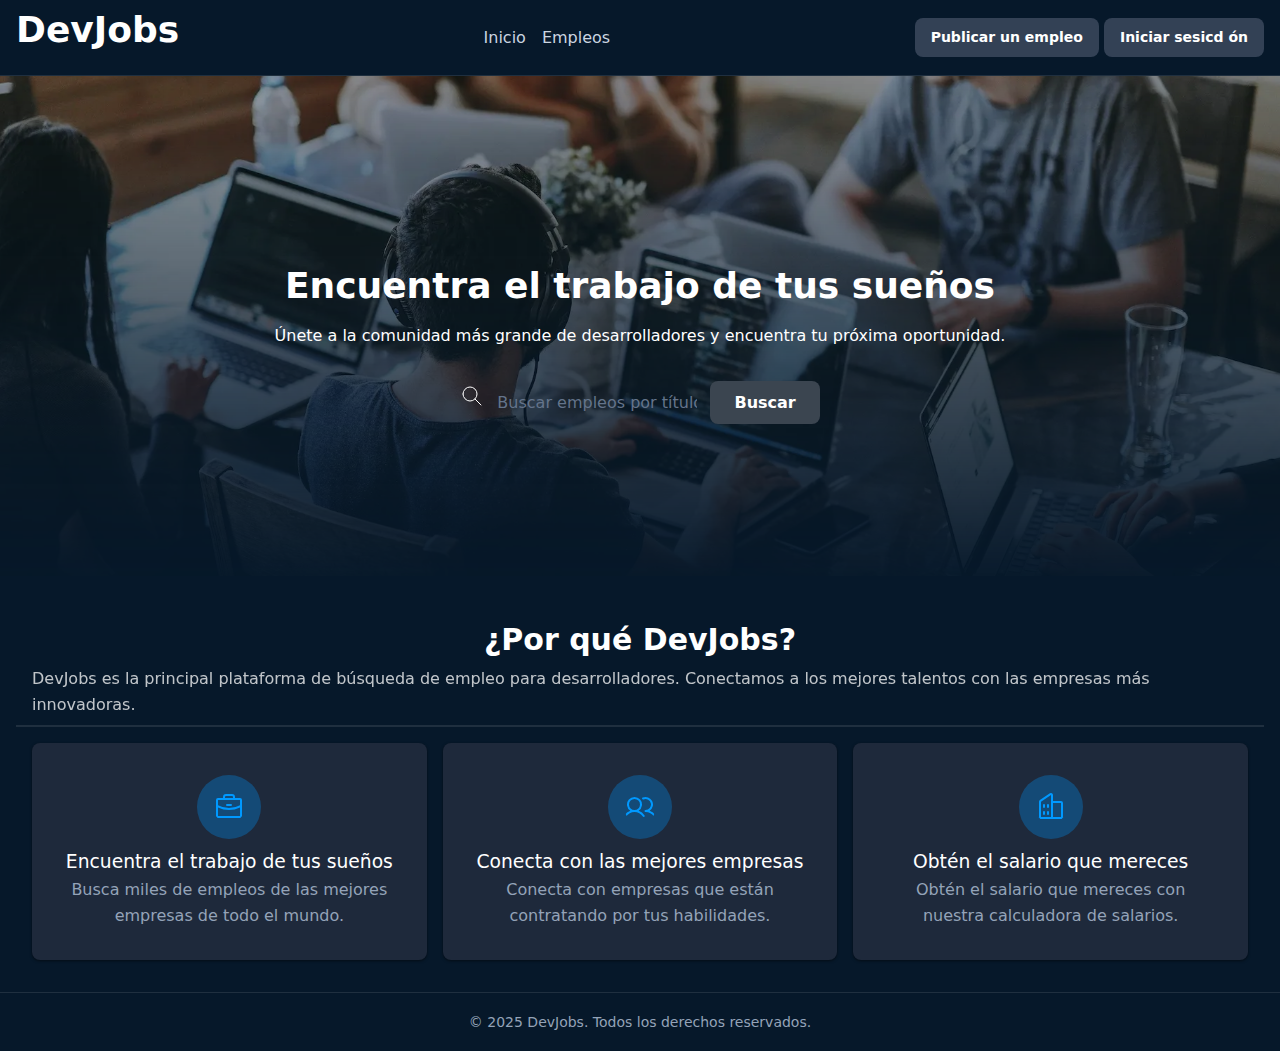
<file: 00-html-css/index.html>
<!DOCTYPE html>
<html lang="es">

<head>
  <title>DevJobs - Inicio</title>
  <meta charset="UTF-8" />
  <meta name="description" content="Encuentra las mejores ofertas de trabajo para desarrolladores en DevJobs.">

  <link rel="stylesheet" href="./style.css">
</head>

<body>
  <header>
    <h1>DevJobs</h1>

    <nav>
      <a href="">Inicio</a>
      <a href="">Empleos</a>
    </nav>

    <div>
      <a href="">Publicar un empleo</a>
      <a href="">Iniciar sesicd ón</a>
    </div>
  </header>

  <main>
    <section>
      <img src="./background.webp" width="200" />

      <h1>Encuentra el trabajo de tus sueños</h1>

      <p>Únete a la comunidad más grande de desarrolladores y encuentra tu próxima oportunidad.</p>

      <form role="search">
        <svg xmlns="http://www.w3.org/2000/svg" width="24" height="24" viewBox="0 0 24 24" fill="none"
          stroke="currentColor" stroke-width="1" stroke-linecap="round" stroke-linejoin="round"
          class="icon icon-tabler icons-tabler-outline icon-tabler-search">
          <path stroke="none" d="M0 0h24v24H0z" fill="none" />
          <path d="M10 10m-7 0a7 7 0 1 0 14 0a7 7 0 1 0 -14 0" />
          <path d="M21 21l-6 -6" />
        </svg>

        <input required type="text" placeholder="Buscar empleos por título, habilidad o empresa">

        <button type="submit">Buscar</button>
      </form>
    </section>

    <section>

      <header>
        <h2>¿Por qué DevJobs?</h2>
        <p>DevJobs es la principal plataforma de búsqueda de empleo para desarrolladores. Conectamos a los mejores
          talentos con las empresas más innovadoras.</p>
      </header>

      <footer>
        <article>
          <svg fill="currentColor" height="32" viewBox="0 0 256 256" width="32" xmlns="http://www.w3.org/2000/svg"
            aria-hidden="true">
            <path
              d="M216,56H176V48a24,24,0,0,0-24-24H104A24,24,0,0,0,80,48v8H40A16,16,0,0,0,24,72V200a16,16,0,0,0,16,16H216a16,16,0,0,0,16-16V72A16,16,0,0,0,216,56ZM96,48a8,8,0,0,1,8-8h48a8,8,0,0,1,8,8v8H96ZM216,72v41.61A184,184,0,0,1,128,136a184.07,184.07,0,0,1-88-22.38V72Zm0,128H40V131.64A200.19,200.19,0,0,0,128,152a200.25,200.25,0,0,0,88-20.37V200ZM104,112a8,8,0,0,1,8-8h32a8,8,0,0,1,0,16H112A8,8,0,0,1,104,112Z">
            </path>
          </svg>
          <h3>Encuentra el trabajo de tus sueños</h3>
          <p>Busca miles de empleos de las mejores empresas de todo el mundo.</p>
        </article>

        <article>
          <svg fill="currentColor" height="32" viewBox="0 0 256 256" width="32" xmlns="http://www.w3.org/2000/svg"
            aria-hidden="true">
            <path
              d="M117.25,157.92a60,60,0,1,0-66.5,0A95.83,95.83,0,0,0,3.53,195.63a8,8,0,1,0,13.4,8.74,80,80,0,0,1,134.14,0,8,8,0,0,0,13.4-8.74A95.83,95.83,0,0,0,117.25,157.92ZM40,108a44,44,0,1,1,44,44A44.05,44.05,0,0,1,40,108Zm210.14,98.7a8,8,0,0,1-11.07-2.33A79.83,79.83,0,0,0,172,168a8,8,0,0,1,0-16,44,44,0,1,0-16.34-84.87,8,8,0,1,1-5.94-14.85,60,60,0,0,1,55.53,105.64,95.83,95.83,0,0,1,47.22,37.71A8,8,0,0,1,250.14,206.7Z">
            </path>
          </svg>
          <h3>Conecta con las mejores empresas</h3>
          <p>Conecta con empresas que están contratando por tus habilidades.</p>
        </article>

        <article>
          <svg fill="currentColor" height="32" viewBox="0 0 256 256" width="32" xmlns="http://www.w3.org/2000/svg"
            aria-hidden="true">
            <path
              d="M240,208H224V96a16,16,0,0,0-16-16H144V32a16,16,0,0,0-24.88-13.32L39.12,72A16,16,0,0,0,32,85.34V208H16a8,8,0,0,0,0,16H240a8,8,0,0,0,0-16ZM208,96V208H144V96ZM48,85.34,128,32V208H48ZM112,112v16a8,8,0,0,1-16,0V112a8,8,0,1,1,16,0Zm-32,0v16a8,8,0,0,1-16,0V112a8,8,0,1,1,16,0Zm0,56v16a8,8,0,0,1-16,0V168a8,8,0,0,1,16,0Zm32,0v16a8,8,0,0,1-16,0V168a8,8,0,0,1,16,0Z">
            </path>
          </svg>
          <h3>Obtén el salario que mereces</h3>
          <p>Obtén el salario que mereces con nuestra calculadora de salarios.</p>
        </article>
      </footer>
    </section>
  </main>

  <footer>
    <small>&copy; 2025 DevJobs. Todos los derechos reservados.</small>
  </footer>
</body>

</html>
</file>
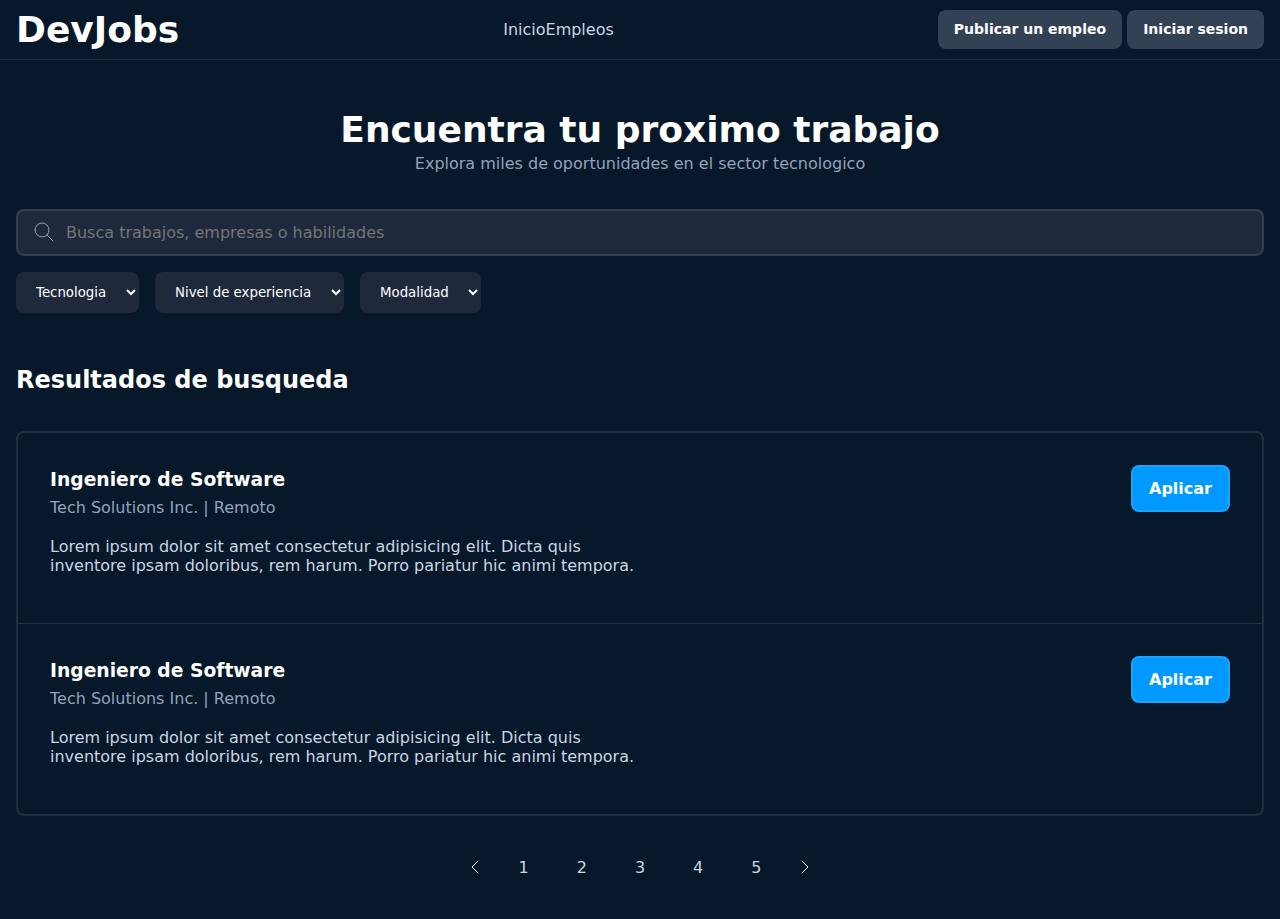
<file: 00-html-css/search.html>
<!DOCTYPE html>

<html lang="es">

<head>
  <title>DevJobs - Resultados</title>
  <meta charset="UTF-8" />
  <meta name="description" content="Encuentra las mejores ofertas de trabajo para desarrolladores en DevJobs.">

  <link rel="stylesheet" href="./search.css">
</head>

<body>
  <header>
    <h1>DevJobs</h1>

    <nav>
      <a href="">Inicio</a>
      <a href="">Empleos</a>
    </nav>

    <div>
      <a href="">Publicar un empleo</a>
      <a href="">Iniciar sesion</a>
    </div>
  </header>

  <main>
    <section>
      <header>
        <h1>Encuentra tu proximo trabajo</h1>
        <p>Explora miles de oportunidades en el sector tecnologico</p>

        <form role="search">
          <svg xmlns="http://www.w3.org/2000/svg" width="24" height="24" viewBox="0 0 24 24" fill="none"
            stroke="currentColor" stroke-width="1" stroke-linecap="round" stroke-linejoin="round"
            class="icon icon-tabler icons-tabler-outline icon-tabler-search">
            <path stroke="none" d="M0 0h24v24H0z" fill="none" />
            <path d="M10 10m-7 0a7 7 0 1 0 14 0a7 7 0 1 0 -14 0" />
            <path d="M21 21l-6 -6" />
          </svg>

          <input required type="text" placeholder="Busca trabajos, empresas o habilidades">
        </form>

        <div>
          <select autocomplete="off">
            <option disabled selected>Tecnologia</option>
            <option>Astro</option>
            <option>NestJS</option>
            <option>Next.js</option>
          </select>

          <select autocomplete="off">
            <option disabled selected>Nivel de experiencia</option>
            <option>Trainee</option>
            <option>Junior</option>
            <option>Senior</option>
          </select>

          <select autocomplete="off">
            <option disabled selected>Modalidad</option>
            <option>Remoto</option>
            <option>Hibrido</option>
            <option>Precencial</option>
          </select>
        </div>
      </header>

      <footer>
        <h2>Resultados de busqueda</h2>

        <div>
          <article>
            <header>
              <h3>Ingeniero de Software</h3>
              <p>Tech Solutions Inc. | Remoto</p>
            </header>
            <footer>
              <p>
                Lorem ipsum dolor sit amet consectetur adipisicing elit. Dicta quis inventore ipsam doloribus, rem
                harum.
                Porro pariatur hic animi tempora.
              </p>

              <button>Aplicar</button>
            </footer>
          </article>

          <article>
            <header>
              <h3>Ingeniero de Software</h3>
              <p>Tech Solutions Inc. | Remoto</p>
            </header>
            <footer>
              <p>
                Lorem ipsum dolor sit amet consectetur adipisicing elit. Dicta quis inventore ipsam doloribus, rem
                harum.
                Porro pariatur hic animi tempora.
              </p>

              <button>Aplicar</button>
            </footer>
          </article>
        </div>
      </footer>
    </section>
  </main>

  <footer>
    <svg xmlns="http://www.w3.org/2000/svg" width="24" height="24" viewBox="0 0 24 24" fill="none" stroke="currentColor"
      stroke-width="1" stroke-linecap="round" stroke-linejoin="round"
      class="icon icon-tabler icons-tabler-outline icon-tabler-chevron-left">
      <path stroke="none" d="M0 0h24v24H0z" fill="none" />
      <path d="M15 6l-6 6l6 6" />
    </svg>

    <nav>
      <ul>
        <li><a href="">1</a></li>
        <li><a href="">2</a></li>
        <li><a href="">3</a></li>
        <li><a href="">4</a></li>
        <li><a href="">5</a></li>
      </ul>
    </nav>

    <svg xmlns="http://www.w3.org/2000/svg" width="24" height="24" viewBox="0 0 24 24" fill="none" stroke="currentColor"
      stroke-width="1" stroke-linecap="round" stroke-linejoin="round"
      class="icon icon-tabler icons-tabler-outline icon-tabler-chevron-right">
      <path stroke="none" d="M0 0h24v24H0z" fill="none" />
      <path d="M9 6l6 6l-6 6" />
    </svg>
  </footer>
</body>

</html>
</file>
<file: 00-html-css/style.css>
* {
  margin: 0;
  padding: 0;
  box-sizing: border-box;
}

:root {
  --primary: #3b4550;
  --primary-dark: #0a3d66;
  --primary-hover: #0d5ba8;
  --primary-light: #09f;
  --background: #06182a;
  --text-primary: #ffffff;
  --text-secondary: #cbd5e1;
  --text-muted: #94a3b8;
  --border: rgba(255, 255, 255, 0.1);
  --card-bg: #1e293b;
  --shadow: rgba(0, 0, 0, 0.3);
  --input-bg: #1e293b;
  --hsla-example: hsla(210, 100%, 56%, 1);
}

@font-face {
  font-family: 'Inter Variable';
  font-style: normal;
  font-display: swap;
  font-weight: 100 900;
  src: url(https://cdn.jsdelivr.net/fontsource/fonts/inter:vf@latest/latin-wght-normal.woff2) format('woff2-variations');
  unicode-range: U+0000-00FF, U+0131, U+0152-0153, U+02BB-02BC, U+02C6, U+02DA, U+02DC, U+0304, U+0308, U+0329, U+2000-206F, U+20AC, U+2122, U+2191, U+2193, U+2212, U+2215, U+FEFF, U+FFFD;
}

body {
  font-family: system-ui;
  background-color: var(--background);
  color: var(--text-primary);
  min-height: 100vh;
  display: flex;
  flex-direction: column;
  line-height: 1.6;
}

/* Títulos principales */
h1 {
  font-size: 2.25rem;
  font-weight: 900;
  margin-bottom: 1rem;
  line-height: 1.2;
  text-wrap: balance;
}

h1+p {
  text-wrap: balance;
  margin-bottom: 2rem
}

/* Header */
header {
  border-bottom: 1px solid var(--border);
  background: var(--background);
  padding: .5rem 1rem;
  display: flex;
  align-items: center;
  justify-content: space-between;
  gap: 2rem;

  h2 {
    font-size: 1.25rem;
    font-weight: 700;
    color: var(--text-primary);
  }
}

/* Navegación del header a otras páginas */
nav {
  align-items: center;
  gap: 1rem;
  display: flex;

  a {
    text-decoration: none;
    color: var(--text-secondary);
    transition: color 0.2s;
    font-weight: 500;

    &:hover,
    &:focus {
      color: var(--primary);
      outline: none;
    }
  }
}

/* Botones del Header */
header div a {
  padding: 0.5rem 1rem;
  border-radius: 0.5rem;
  background-color: #334155;
  color: var(--text-primary);
  display: inline-block;
  font-size: 0.875rem;
  font-weight: 700;
  text-decoration: none;
  /* TODO */
}

/* Hero */
main>section:nth-child(1) {
  height: 500px;
  text-align: center;
  display: flex;
  flex-direction: column;
  justify-content: center;
  align-items: center;

  h1 {
    padding-top: 36px;
  }

  &>img {
    position: absolute;
    width: 100%;
    height: 100%;
    object-fit: cover;
    z-index: -1;
    left: 0;
    right: 0;
    mask-image: linear-gradient(to bottom, rgba(16, 25, 34, 1) 5%, rgba(16, 25, 34, 0) 80%);
  }
}

/* Formulario de Búsqueda */
form {
  max-width: 42rem;
  width: 100%;
  margin: 0 auto;
  padding-inline: 1rem;
}

form>div {
  display: flex;
  align-items: center;
  background-color: var(--input-bg);
  border-radius: 0.5rem;
  box-shadow: 0 10px 15px -3px var(--shadow);
  padding: 0.5rem;
  gap: 0.5rem;
}

form span {
  padding-left: 0.75rem;
  color: var(--text-muted);
  display: flex;
  align-items: center;
  flex-shrink: 0;
}

form input[type="text"] {
  flex: 1;
  background: transparent;
  border: none;
  outline: none;
  color: var(--text-primary);
  padding: 0.75rem 0.5rem;
  font-size: 1rem;
  font-family: inherit;
}

form input[type="text"]::placeholder {
  color: #64748b;
}

form button[type="submit"] {
  padding: 0.75rem 1.5rem;
  border-radius: 0.5rem;
  background-color: var(--primary);
  color: white;
  font-weight: 700;
  border: none;
  cursor: pointer;
  transition: background-color 0.2s;
  font-family: inherit;
  font-size: 1rem;
  white-space: nowrap;
}

form button[type="submit"]:hover,
form button[type="submit"]:focus {
  background-color: var(--primary-hover);
  outline: 2px solid white;
  outline-offset: 2px;
}

/* Features Section */
main>section:nth-child(2) {
  padding-inline: 1rem;
  background-color: var(--background);
  padding-top: 2rem;

  &>header {
    gap: 2px;
    flex-direction: column;

    h2 {
      margin-bottom: 0;
    }

    p {
      opacity: .75;
    }
  }

  &>div {
    max-width: 1280px;
    margin: 0 auto;
  }
}

main>section:nth-child(2) h2 {
  font-size: 1.875rem;
  font-weight: 700;
  color: var(--text-primary);
  margin-bottom: 1rem;
}

main>section:nth-child(2)>div>div:first-child>p {
  font-size: 1.125rem;
  color: var(--text-muted);
  max-width: 42rem;
  margin: 0 auto;
}

/* Grid de Features */
main>section:nth-child(2) footer {
  display: grid;
  grid-template-columns: repeat(auto-fit, minmax(280px, 1fr));
  gap: 16px
}

/* Feature Cards */
/* article {
  background-color: var(--card-bg);
  padding: 2rem;
  margin-bottom: 16px;
  border-radius: 0.5rem;                   
  box-shadow: 0px 1px 3px 0 var(--shadow); 

  svg {
    color: var(--primary-light);          
    background: rgba(0, 153, 255, 0.3);  
    border-radius: 9999px;               
    width: 64px;                         
    height: 64px;                        
    padding: 16px;                       
  }

  h3 {
    font-weight: 500;
  }

  p {
    color: var(--text-muted);
  }
} */

/* Footer */
footer {
  background-color: var(--background);
  border-top: 1px solid var(--border);
  text-align: center;
  padding: 16px;

  small {
    color: var(--text-muted);
    font-size: 0.875rem;
  }
}

article {
  background-color: var(--card-bg);
  padding: 2rem;
  margin-bottom: 16px;
  border-radius: 0.5rem;
  box-shadow: 0px 1px 3px 0px rgba(0, 0, 0, 0.5);

  svg {
    color: var(--primary-light);
    background: rgba(0, 153, 255, .3);
    width: 64px;
    height: 64px;
    border-radius: 100%;
    padding: 16px;
  }

  p {
    color: var(--text-muted);
  }

  h3 {
    font-weight: 500;
  }
}
</file>
<file: 00-html-css/search.css>
* {
  margin: 0;
  padding: 0;
  box-sizing: border-box;
}

:root {
  --primary: #3b4550;
  --primary-dark: #0a3d66;
  --primary-hover: #0d5ba8;
  --primary-light: #09f;
  --background: #06182a;
  --text-primary: #ffffff;
  --text-secondary: #cbd5e1;
  --text-muted: #94a3b8;
  --border: rgba(255, 255, 255, 0.1);
  --card-bg: #1e293b;
  --shadow: rgba(0, 0, 0, 0.3);
  --input-bg: #1e293b;
  --hsla-example: hsla(210, 100%, 56%, 1);
}

@font-face {
  font-family: 'Inter Variable';
  font-style: normal;
  font-display: swap;
  font-weight: 100 900;
  src: url(https://cdn.jsdelivr.net/fontsource/fonts/inter:vf@latest/latin-wght-normal.woff2) format('woff2-variations');
  unicode-range: U+0000-00FF, U+0131, U+0152-0153, U+02BB-02BC, U+02C6, U+02DA, U+02DC, U+0304, U+0308, U+0329, U+2000-206F, U+20AC, U+2122, U+2191, U+2193, U+2212, U+2215, U+FEFF, U+FFFD;
}

body {
  font-family: system-ui;
  background-color: var(--background);
  color: var(--text-primary);
  min-height: 100vh;
  display: flex;
  flex-direction: column;
  line-height: 1.6;
}

/* Títulos principales */
h1 {
  font-size: 2.25rem;
  font-weight: 900;
  line-height: 1.2;
  text-wrap: balance;
}

h1+p {
  text-wrap: balance;
  margin-bottom: 2rem;
}

h1:has(+ p) {
  padding-top: 3rem;
}

/* Header */
body>header {
  border-bottom: 1px solid var(--border);
  background: var(--background);
  padding: .5rem 1rem;
  display: flex;
  align-items: center;
  justify-content: space-between;
  gap: 2rem;

  h2 {
    font-size: 1.25rem;
    font-weight: 700;
    color: var(--text-primary);
  }
}

/* Navegación del header a otras páginas */
nav {
  align-items: center;
  display: flex;

  a {
    text-decoration: none;
    color: var(--text-secondary);
    transition: color 0.2s;
    font-weight: 500;

    &:hover,
    &:focus {
      color: var(--primary);
      outline: none;
    }
  }
}

/* Botones del Header */
header div a {
  padding: 0.5rem 1rem;
  border-radius: 0.5rem;
  background-color: #334155;
  color: var(--text-primary);
  display: inline-block;
  font-size: 0.875rem;
  font-weight: 700;
  text-decoration: none;
}


/* customs */
main {
  margin: 0 1rem;
}

@media (min-width: 1566px) {
  main {
    margin: 0 auto;
    max-width: 1536px;
  }
}

section>header {
  display: flex;
  flex-direction: column;
  justify-content: center;
  align-items: center;

  p {
    color: var(--text-muted);
  }

  div {
    display: flex;
    flex-wrap: wrap;
    gap: 1rem;
    margin: 1rem 0px;
    width: 100%;
  }
}

section>footer h2 {
  padding: 2rem 0px;
}

select {
  background: var(--input-bg);
  border: none;
  outline: none;
  color: var(--text-primary);
  padding: 0.75rem 1rem;
  font-family: inherit;
  border-radius: 0.5rem;
}

form {
  display: flex;
  align-items: center;
  position: relative;
  width: 100%;

  svg {
    color: var(--text-muted);
    position: absolute;
    left: 1rem;

    &:hover,
    &:focus {
      color: var(--primary);
      outline: none;
    }
  }
}

form input[type="text"] {
  width: 100%;
  background: var(--input-bg);
  outline: none;
  color: var(--text-primary);
  padding: 0.75rem 1rem 0.75rem 3rem;
  font-size: 1rem;
  font-family: inherit;
  border: solid 2px var(--border);
  border-radius: 0.5rem;
}

footer>div {
  border: solid 2px var(--border);
  border-radius: 0.5rem;

  article:not(:last-child) {
    border-bottom: 0.5px solid var(--border);
  }
}

article>header {
  p {
    color: var(--text-muted);
  }
}

article {
  padding: 2rem;
}

article>footer {
  p {
    padding: 1rem 0px;
    color: var(--text-secondary);
    text-wrap: balance;
    line-height: 1.2;
  }
}

article button {
  background: var(--primary-light);
  outline: none;
  color: var(--text-primary);
  font-weight: 800;
  padding: 0.75rem 1rem;
  width: 100%;
  font-size: 1rem;
  font-family: inherit;
  border: solid 2px var(--border);
  border-radius: 0.5rem;

  &:focus,
  &:hover {
    background-color: var(--primary-hover);
  }
}

@media (min-width: 1024px) {
  article {
    display: grid;
    grid-template-columns: 1fr 1fr 1fr;
    grid-template-rows: auto auto;
    grid-template-areas:
      "header header button"
      "description description .";
  }

  article header {
    grid-area: header;
  }

  article footer {
    display: contents;
  }

  article footer p {
    grid-area: description;
  }

  article footer button {
    grid-area: button;
    max-width: max-content;
    align-self: self-start;
    justify-self: self-end;
  }
}

body>footer {
  display: flex;
  gap: 1rem;
  padding: 2rem;
  justify-content: center;
  align-items: center;

  ul {
    display: flex;
    gap: 1rem;
    text-decoration: none;
    list-style: none;
  }

  li {
    background: transparent;
    outline: none;
    color: var(--text-primary);
    padding: 0.4rem 1rem;
    border-radius: 0.5rem;

    &:focus,
    &:hover {
      background-color: var(--primary-light);
    }
  }
}
</file>
